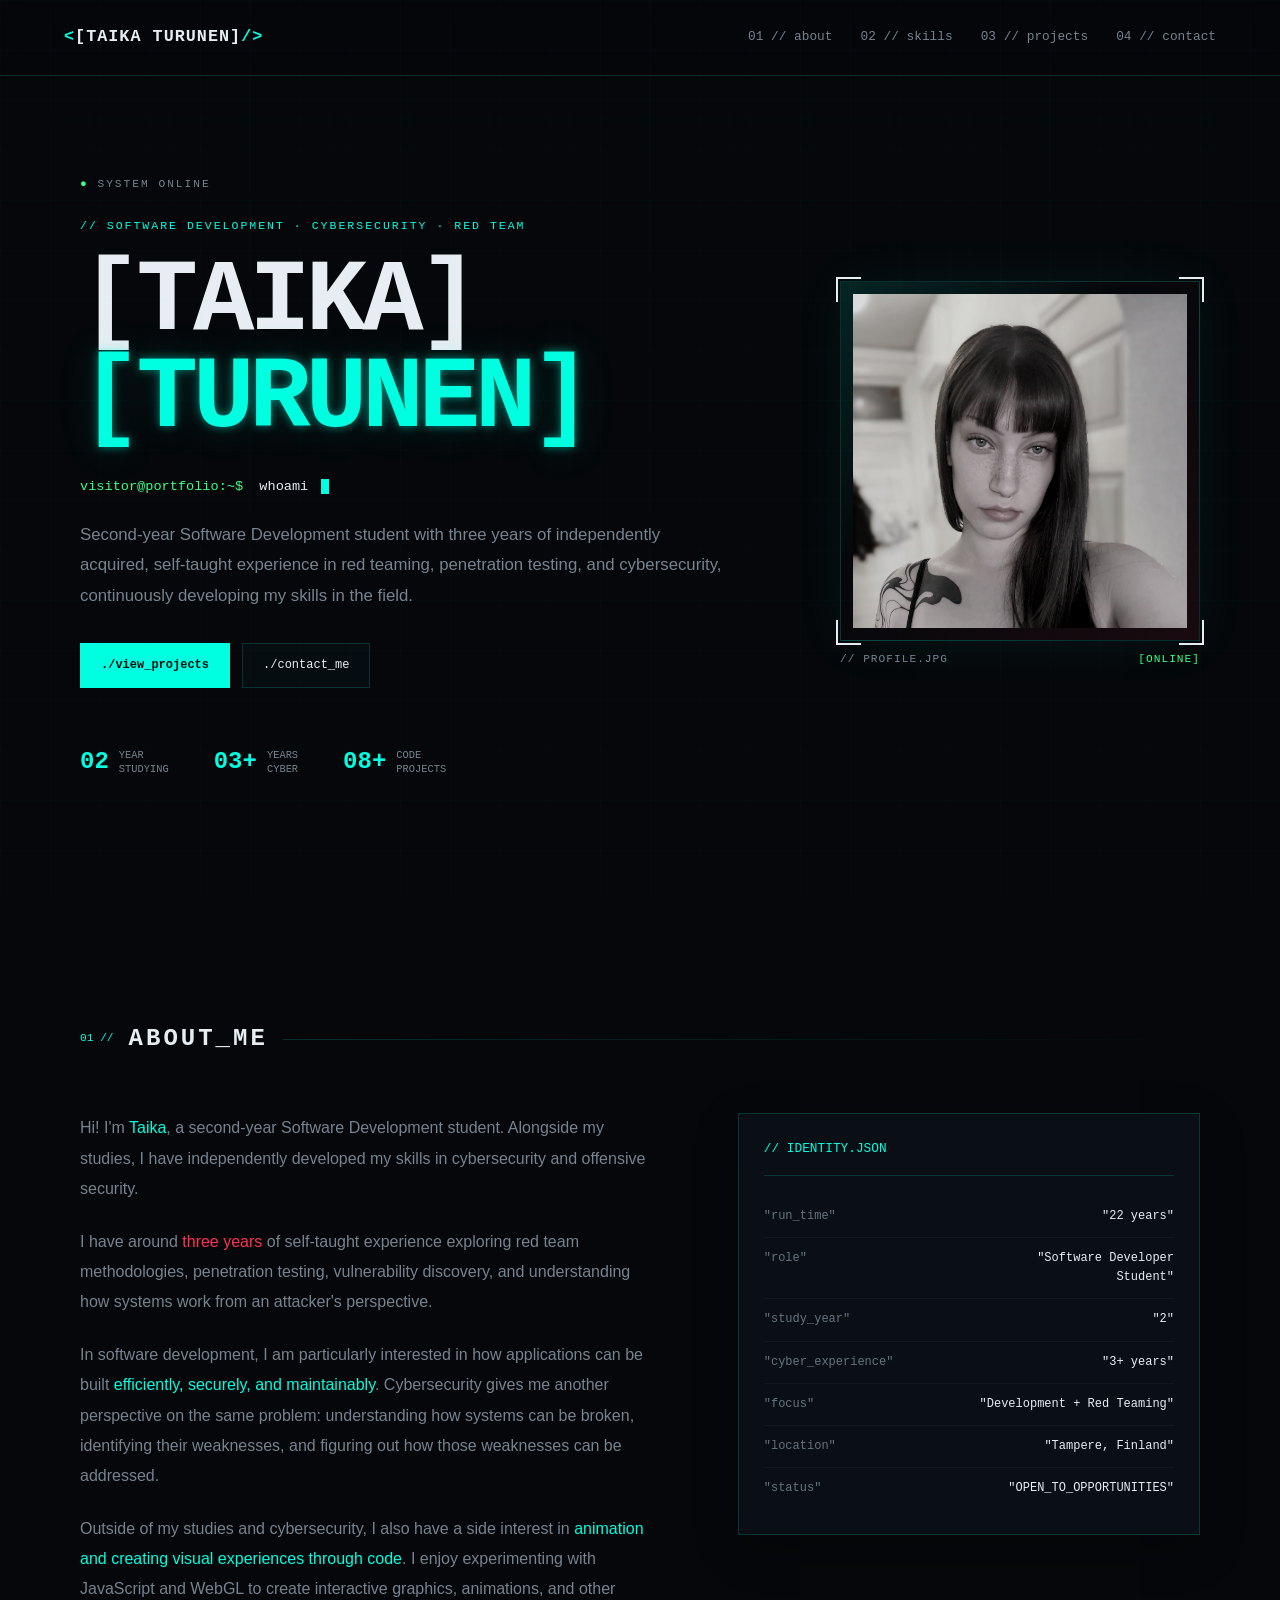
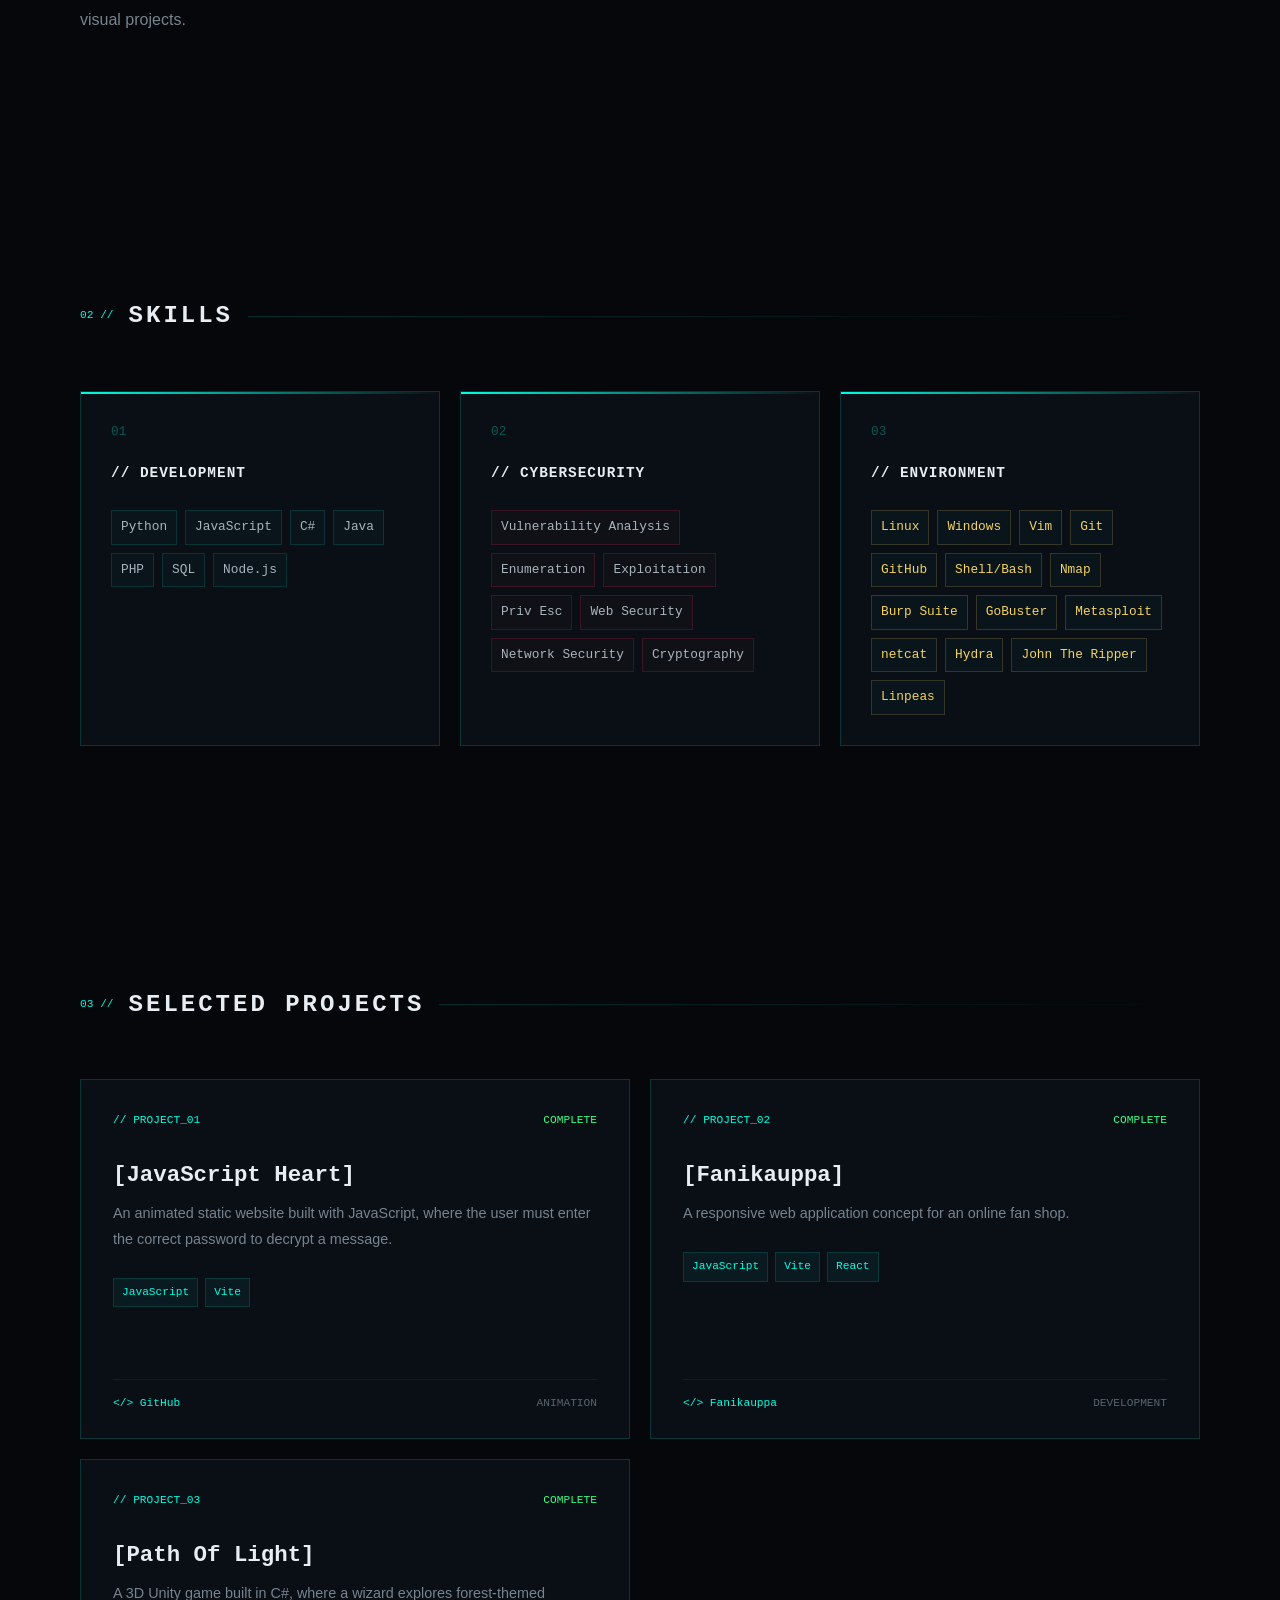
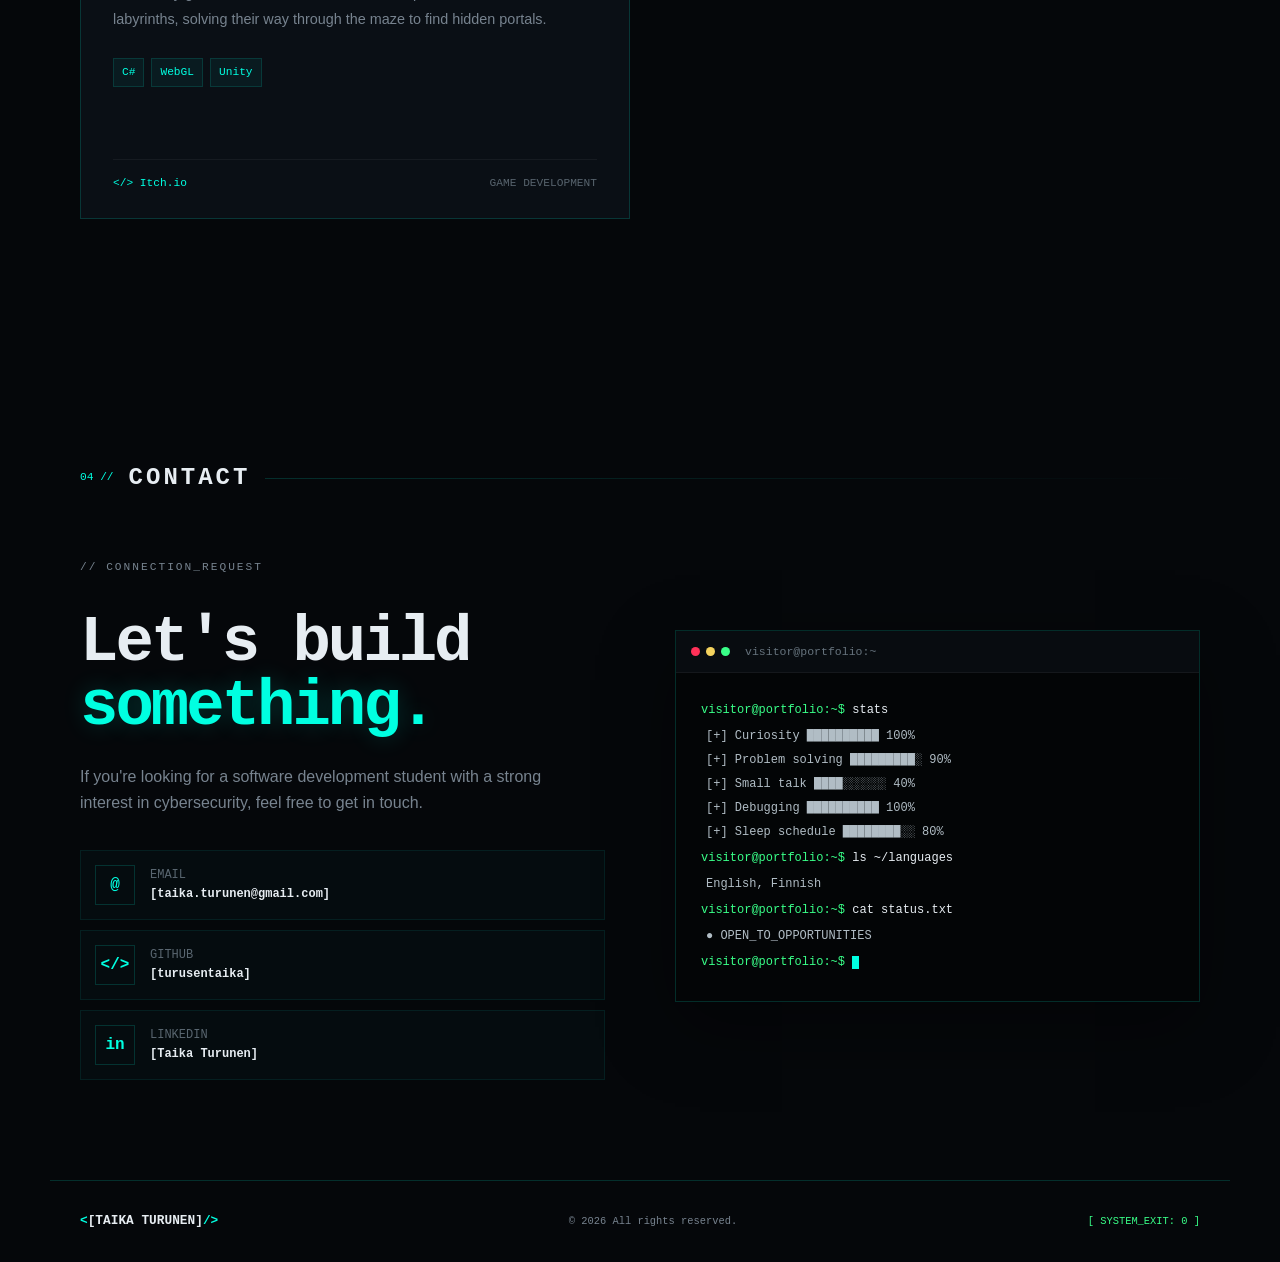
<file: index.html>
<!DOCTYPE html>
<html lang="fi">
<head>
    <meta charset="UTF-8">
    <meta name="viewport" content="width=device-width, initial-scale=1.0">

    <meta name="description" content="Junior software developer and cyber security enthustiastic.">
    <meta name="author" content="Taika Turunen">

    <title>TAIKA TURUNEN // Portfolio</title>

    <link rel="stylesheet" href="style.css">
    <link rel="icon" type="image/png" href="/favicon-96x96.png" sizes="96x96" />
    <link rel="icon" type="image/svg+xml" href="/favicon.svg" />
    <link rel="shortcut icon" href="/favicon.ico" />
    <link rel="apple-touch-icon" sizes="180x180" href="/apple-touch-icon.png" />
    <link rel="manifest" href="/site.webmanifest" />
</head>

<body>

    <!-- =========================
         NAVIGATION
    ========================== -->
    <header class="navbar">
        <a href="#home" class="logo">
            <span class="accent">&lt;</span>[TAIKA TURUNEN]<span class="accent">/&gt;</span>
        </a>

        <nav>
            <a href="#about">01 // about</a>
            <a href="#skills">02 // skills</a>
            <a href="#projects">03 // projects</a>
            <a href="#contact">04 // contact</a>
        </nav>
    </header>


    <main>

        <!-- =========================
             HERO
        ========================== -->
        <section id="home" class="hero">

            <div class="hero-grid"></div>

            <div class="hero-content">

                <div class="terminal-label">
                    <span class="green">●</span>
                    SYSTEM ONLINE
                </div>

                <p class="hero-kicker">
                    // SOFTWARE DEVELOPMENT · CYBERSECURITY · RED TEAM
                </p>

                <h1>
                    [TAIKA]
                    <span>[TURUNEN]</span>
                </h1>

                <div class="terminal-line">
                    <span class="prompt">visitor@portfolio:~$</span>
                    <span class="command">whoami</span>
                    <span class="cursor"></span>
                </div>

                <p class="hero-description">
                    Second-year Software Development student with three years of independently acquired, 
                    self-taught experience in red teaming, penetration testing, and cybersecurity, 
                    continuously developing my skills in the field.
                </p>

                <div class="hero-buttons">
                    <a href="#projects" class="btn primary">
                        ./view_projects
                    </a>

                    <a href="#contact" class="btn">
                        ./contact_me
                    </a>
                </div>

                <div class="hero-stats">
                    <div class="stat">
                        <strong>02</strong>
                        <span>YEAR<br>STUDYING</span>
                    </div>

                    <div class="stat">
                        <strong>03+</strong>
                        <span>YEARS<br>CYBER</span>
                    </div>

                    <div class="stat">
                        <strong>08+</strong>
                        <span>CODE<br>PROJECTS</span>
                    </div>
                </div>

            </div>

            <!-- Profile image -->
            <div class="hero-image-wrapper">
                <div class="image-frame">
                    <div class="image-corner top-left"></div>
                    <div class="image-corner top-right"></div>
                    <div class="image-corner bottom-left"></div>
                    <div class="image-corner bottom-right"></div>

                    
                    <img
                        src="assets/pfp-picture.jpg"
                        alt="[TAIKA TURUNEN] – profiilikuva"
                        class="profile-image"
                    >
                </div>

                <div class="image-label">
                    <span>// PROFILE.JPG</span>
                    <span class="green">[ONLINE]</span>
                </div>
            </div>

        </section>


        <!-- =========================
             ABOUT
        ========================== -->
        <section id="about" class="section">

            <div class="section-heading">
                <span>01 //</span>
                <h2>ABOUT_ME</h2>
                <div class="line"></div>
            </div>

            <div class="about-grid">

                <div class="about-text">

                    <p>
                        Hi! I'm <span class="cyan">Taika</span>,
                        a second-year Software Development student.
                        Alongside my studies, I have independently developed
                        my skills in cybersecurity and offensive security.
                    </p>
                    
                    <p>
                        I have around <span class="red">three years</span> of
                        self-taught experience exploring red team methodologies,
                        penetration testing, vulnerability discovery, and
                        understanding how systems work from an attacker's perspective.
                    </p>
                    
                    <p>
                        In software development, I am particularly interested in
                        how applications can be built
                        <span class="cyan">efficiently, securely,
                        and maintainably</span>.
                        Cybersecurity gives me another perspective on the same
                        problem: understanding how systems can be broken,
                        identifying their weaknesses, and figuring out
                        how those weaknesses can be addressed.
                    </p>

                    <p>
                        Outside of my studies and cybersecurity, I also have a
                        side interest in <span class="cyan">animation and
                        creating visual experiences through code</span>.
                        I enjoy experimenting with JavaScript and WebGL to create
                        interactive graphics, animations, and other visual projects.
                    </p>
                    

                </div>


                <div class="identity-card">

                    <div class="card-header">
                        // IDENTITY.JSON
                    </div>

                    <div class="info-row">
                        <span class="key">"run_time"</span>
                        <span class="value">"22 years"</span>
                    </div>

                    <div class="info-row">
                        <span class="key">"role"</span>
                        <span class="value">"Software Developer Student"</span>
                    </div>

                    <div class="info-row">
                        <span class="key">"study_year"</span>
                        <span class="value">"2"</span>
                    </div>

                    <div class="info-row">
                        <span class="key">"cyber_experience"</span>
                        <span class="value">"3+ years"</span>
                    </div>

                    <div class="info-row">
                        <span class="key">"focus"</span>
                        <span class="value">"Development + Red Teaming"</span>
                    </div>

                    <div class="info-row">
                        <span class="key">"location"</span>
                        <span class="value">"Tampere, Finland"</span>
                    </div>

                    <div class="info-row">
                        <span class="key">"status"</span>
                        <span class="value green">"OPEN_TO_OPPORTUNITIES"</span>
                    </div>

                </div>

            </div>

        </section>


        <!-- =========================
             SKILLS
        ========================== -->
        <section id="skills" class="section">

            <div class="section-heading">
                <span>02 //</span>
                <h2>SKILLS</h2>
                <div class="line"></div>
            </div>

            <div class="skills-grid">

                <div class="skill-card">
                    <div class="skill-number">01</div>
                    <h3>// DEVELOPMENT</h3>

                    <div class="tags">
                        <span>Python</span>
                        <span>JavaScript</span>
                        <span>C#</span>
                        <span>Java</span>
                        <span>PHP</span>
                        <span>SQL</span>
                        <span>Node.js</span>
                    </div>
                </div>


                <div class="skill-card">
                    <div class="skill-number">02</div>
                    <h3>// CYBERSECURITY</h3>

                    <div class="tags red-tags">
                        <span>Vulnerability Analysis</span>
                        <span>Enumeration</span>
                        <span>Exploitation</span>
                        <span>Priv Esc</span>
                        <span>Web Security</span>
                        <span>Network Security</span>
                        <span>Cryptography</span>
                    </div>
                </div>


                <div class="skill-card">
                    <div class="skill-number">03</div>
                    <h3>// ENVIRONMENT</h3>

                    <div class="tags yellow-tags">
                        <span>Linux</span>
                        <span>Windows</span>
                        <span>Vim</span>
                        <span>Git</span>
                        <span>GitHub</span>
                        <span>Shell/Bash</span>
                        <span>Nmap</span>
                        <span>Burp Suite</span>
                        <span>GoBuster</span>
                        <span>Metasploit</span>
                        <span>netcat</span>
                        <span>Hydra</span>
                        <span>John The Ripper</span>
                        <span>Linpeas</span>
                    </div>
                </div>

            </div>

        </section>


        <!-- =========================
             PROJECTS
        ========================== -->
        <section id="projects" class="section">

            <div class="section-heading">
                <span>03 //</span>
                <h2>SELECTED PROJECTS</h2>
                <div class="line"></div>
            </div>

            <div class="projects-grid">

                <!-- PROJECT 01 -->
                <article class="project-card">

                    <div class="project-top">
                        <span class="project-id">// PROJECT_01</span>
                        <span class="project-status">COMPLETE</span>
                    </div>

                    <h3>[JavaScript Heart]</h3>

                    <p class="project-description">
                        An animated static website built with JavaScript, 
                        where the user must enter the correct password to decrypt a message.
                    </p>

                    <div class="project-tech">
                        <span>JavaScript</span>
                        <span>Vite</span>
                    </div>

                    <div class="project-footer">
                        <a href="https://turusentaika.github.io/Heart/" target="_blank" rel="noopener">
                            &lt;/&gt; GitHub
                        </a>

                        <span class="project-type">
                            ANIMATION
                        </span>
                    </div>

                </article>


                <!-- PROJECT 02 -->
                <article class="project-card">

                    <div class="project-top">
                        <span class="project-id">// PROJECT_02</span>
                        <span class="project-status">COMPLETE</span>
                    </div>

                    <h3>[Fanikauppa]</h3>

                    <p class="project-description">
                        A responsive web application concept for an online fan shop.
                    </p>

                    <div class="project-tech">
                        <span>JavaScript</span>
                        <span>Vite</span>
                        <span>React</span>
                    </div>

                    <div class="project-footer">
                        <a href="/portfolio/fanikauppa/index.html" target="_blank" rel="noopener">
                            &lt;/&gt; Fanikauppa
                        </a>

                        <span class="project-type">
                            DEVELOPMENT
                        </span>
                    </div>

                </article>


                <!-- PROJECT 03 -->
                <article class="project-card">

                    <div class="project-top">
                        <span class="project-id">// PROJECT_03</span>
                        <span class="project-status">COMPLETE</span>
                    </div>

                    <h3>[Path Of Light]</h3>

                    <p class="project-description">
                        A 3D Unity game built in C#, where a wizard explores forest-themed 
                        labyrinths, solving their way through the maze to find hidden portals.
                    </p>

                    <div class="project-tech">
                        <span>C#</span>
                        <span>WebGL</span>
                        <span>Unity</span>
                    </div>

                    <div class="project-footer">
                        <a href="https://turusentaika.itch.io/path-of-light" target="_blank" rel="noopener">
                            &lt;/&gt; Itch.io
                        </a>

                        <span class="project-type">
                            GAME DEVELOPMENT
                        </span>
                    </div>

                </article>

            </div>

        </section>


        <!-- =========================
             CONTACT
        ========================== -->
        <section id="contact" class="section contact-section">

            <div class="section-heading">
                <span>04 //</span>
                <h2>CONTACT</h2>
                <div class="line"></div>
            </div>


            <div class="contact-grid">

                <div class="contact-copy">

                    <span class="terminal-label">
                        // CONNECTION_REQUEST
                    </span>

                    <h2>
                        Let's build<br>
                        <span>something.</span>
                    </h2>

                    <p>
                        If you're looking for a software development student with a 
                        strong interest in cybersecurity, feel free to get in touch.
                    </p>

                    <div class="contact-links">

                        <a href="mailto:taika.turunen@gmail.com">
                            <span class="contact-icon">@</span>
                            <div>
                                <small>EMAIL</small>
                                <strong>[taika.turunen@gmail.com]</strong>
                            </div>
                        </a>

                        <a href="https://github.com/turusentaika" target="_blank" rel="noopener">
                            <span class="contact-icon">&lt;/&gt;</span>
                            <div>
                                <small>GITHUB</small>
                                <strong>[turusentaika]</strong>
                            </div>
                        </a>

                        <a href="https://www.linkedin.com/in/taika-turunen/" target="_blank" rel="noopener">
                            <span class="contact-icon">in</span>
                            <div>
                                <small>LINKEDIN</small>
                                <strong>[Taika Turunen]</strong>
                            </div>
                        </a>

                    </div>

                </div>


                <!-- Terminal -->
                <div class="terminal">

                    <div class="terminal-header">
                        <div class="terminal-dots">
                            <span class="dot red"></span>
                            <span class="dot yellow"></span>
                            <span class="dot green"></span>
                        </div>

                        <span>visitor@portfolio:~</span>
                    </div>

                    <div class="terminal-body">

                        <p>
                            <span class="terminal-prompt">
                                visitor@portfolio:~$
                            </span>
                            stats
                        </p>

                        <p class="output">
                            [+] Curiosity       ██████████ 100%
                            <br>

                            [+] Problem solving █████████░  90%
                            <br>

                            [+] Small talk      ████░░░░░░  40%
                            <br>

                            [+] Debugging       ██████████ 100%
                            <br>

                            [+] Sleep schedule  ████████░░  80%
 
                        </p>

                        <p>
                            <span class="terminal-prompt">
                                visitor@portfolio:~$
                            </span>
                            ls ~/languages
                        </p>

                        <p class="output">
                            English, Finnish
                        </p>

                        <p>
                            <span class="terminal-prompt">
                                visitor@portfolio:~$
                            </span>
                            cat status.txt
                        </p>

                        <p class="output green">
                            ● OPEN_TO_OPPORTUNITIES
                        </p>

                        <p>
                            <span class="terminal-prompt">
                                visitor@portfolio:~$
                            </span>
                            <span class="terminal-cursor"></span>
                        </p>

                    </div>

                </div>

            </div>

        </section>

    </main>


    <!-- =========================
         FOOTER
    ========================== -->
    <footer>

        <div class="footer-logo">
            <span class="accent">&lt;</span>[TAIKA TURUNEN]<span class="accent">/&gt;</span>
        </div>

        <p class="copyright">
            © 2026 All rights reserved.
        </p>

        <span class="footer-status">
            [ SYSTEM_EXIT: 0 ]
        </span>

    </footer>

</body>
</html>
</file>
<file: style.css>
/* ============================================================
   [ROOT]
============================================================ */

:root {
    --bg: #05070a;
    --bg-light: #080c11;
    --panel: #0a0f15;
    --panel-hover: #0d141c;

    --cyan: #00ffe1;
    --cyan-dark: #00a994;
    --red: #ff3158;
    --yellow: #f4d35e;
    --green: #39ff88;

    --text: #e7edf2;
    --muted: #77838f;
    --border: rgba(0, 255, 225, 0.16);

    --mono: "Courier New", Courier, monospace;
    --sans: Arial, Helvetica, sans-serif;

    --max-width: 1180px;
}


/* ============================================================
   [RESET]
============================================================ */

* {
    margin: 0;
    padding: 0;
    box-sizing: border-box;
}

html {
    scroll-behavior: smooth;
}

body {
    background: var(--bg);
    color: var(--text);
    font-family: var(--sans);
    line-height: 1.6;
    overflow-x: hidden;
}

body::before {
    content: "";
    position: fixed;
    inset: 0;
    pointer-events: none;
    z-index: 999;

    background-image:
        linear-gradient(
            rgba(0, 255, 225, 0.015) 1px,
            transparent 1px
        ),
        linear-gradient(
            90deg,
            rgba(0, 255, 225, 0.015) 1px,
            transparent 1px
        );

    background-size: 50px 50px;
}

a {
    color: inherit;
    text-decoration: none;
}

::selection {
    background: var(--cyan);
    color: #000;
}


/* ============================================================
   [UTILITY]
============================================================ */

.accent,
.cyan {
    color: var(--cyan);
}

.red,
.red-tags span {
    color: var(--red);
}

.green {
    color: var(--green);
}

.yellow {
    color: var(--yellow);
}


/* ============================================================
   [NAVIGATION]
============================================================ */

.navbar {
    position: fixed;
    top: 0;
    left: 0;

    width: 100%;
    height: 76px;

    padding: 0 5%;

    display: flex;
    align-items: center;
    justify-content: space-between;

    background: rgba(5, 7, 10, 0.9);
    border-bottom: 1px solid var(--border);

    backdrop-filter: blur(12px);

    z-index: 100;
}

.logo {
    font-family: var(--mono);
    font-size: 1.05rem;
    font-weight: bold;
    letter-spacing: 1px;
}

.navbar nav {
    display: flex;
    gap: 28px;
}

.navbar nav a {
    font-family: var(--mono);
    font-size: 0.80rem;
    color: var(--muted);

    transition:
        color 0.2s ease,
        text-shadow 0.2s ease;
}

.navbar nav a:hover {
    color: var(--cyan);
    text-shadow: 0 0 12px rgba(0, 255, 225, 0.7);
}


/* ============================================================
   [HERO]
============================================================ */

.hero {
    min-height: 100vh;
    max-width: var(--max-width);

    margin: 0 auto;
    padding: 150px 30px 100px;

    position: relative;

    display: grid;
    grid-template-columns: 1.3fr 0.7fr;
    align-items: center;
    gap: 60px;
}

.hero-grid {
    position: absolute;
    inset: 0;

    opacity: 0.35;
    pointer-events: none;

    background-image:
        linear-gradient(
            90deg,
            transparent 49%,
            rgba(0, 255, 225, 0.08) 50%,
            transparent 51%
        ),
        linear-gradient(
            transparent 49%,
            rgba(0, 255, 225, 0.08) 50%,
            transparent 51%
        );

    background-size: 80px 80px;

    mask-image: linear-gradient(
        to bottom,
        black,
        transparent
    );
}

.hero-content {
    position: relative;
    z-index: 2;
}

.terminal-label {
    display: inline-block;

    margin-bottom: 24px;

    font-family: var(--mono);
    font-size: 0.7rem;
    letter-spacing: 2px;

    color: var(--muted);
}

.hero-kicker {
    font-family: var(--mono);
    font-size: 0.72rem;
    letter-spacing: 2px;

    color: var(--cyan);

    margin-bottom: 18px;
}

.hero h1 {
    font-family: var(--mono);
    font-size: clamp(3rem, 8vw, 6.8rem);
    line-height: 0.95;

    letter-spacing: -5px;

    margin-bottom: 28px;

    text-transform: uppercase;
}

.hero h1 span {
    display: block;
    color: var(--cyan);

    text-shadow:
        0 0 10px rgba(0, 255, 225, 0.5),
        0 0 40px rgba(0, 255, 225, 0.15);
}

.terminal-line {
    font-family: var(--mono);
    font-size: 0.85rem;

    margin-bottom: 22px;
}

.prompt {
    color: var(--green);
}

.command {
    color: var(--text);
    margin-left: 8px;
}

.cursor,
.terminal-cursor {
    display: inline-block;

    width: 8px;
    height: 15px;

    margin-left: 5px;

    background: var(--cyan);

    vertical-align: middle;

    animation: blink 1s steps(1) infinite;
}

.hero-description {
    max-width: 650px;

    color: var(--muted);

    font-size: 1.05rem;
    line-height: 1.8;

    margin-bottom: 32px;
}

.hero-buttons {
    display: flex;
    flex-wrap: wrap;
    gap: 12px;

    margin-bottom: 55px;
}

.btn {
    display: inline-block;

    padding: 12px 20px;

    border: 1px solid var(--border);

    font-family: var(--mono);
    font-size: 0.75rem;

    color: var(--text);

    background: rgba(0, 255, 225, 0.025);

    transition:
        background 0.2s ease,
        color 0.2s ease,
        box-shadow 0.2s ease,
        border-color 0.2s ease;
}

.btn:hover {
    color: var(--cyan);
    border-color: var(--cyan);

    box-shadow:
        0 0 20px rgba(0, 255, 225, 0.12);
}

.btn.primary {
    color: #00100d;
    background: var(--cyan);
    border-color: var(--cyan);
    font-weight: bold;
}

.btn.primary:hover {
    color: #00100d;

    box-shadow:
        0 0 25px rgba(0, 255, 225, 0.4);
}

.hero-stats {
    display: flex;
    gap: 45px;
}

.stat {
    display: flex;
    align-items: center;
    gap: 10px;
}

.stat strong {
    color: var(--cyan);

    font-family: var(--mono);
    font-size: 1.5rem;
}

.stat span {
    font-family: var(--mono);
    font-size: 0.65rem;
    line-height: 1.4;

    color: var(--muted);
}


/* ============================================================
   [PROFILE IMAGE]
============================================================ */

.hero-image-wrapper {
    justify-self: end;

    width: min(360px, 100%);

    position: relative;
}

.image-frame {
    position: relative;

    padding: 12px;

    background:
        linear-gradient(
            135deg,
            rgba(0, 255, 225, 0.12),
            transparent 40%,
            rgba(255, 49, 88, 0.08)
        );

    border: 1px solid var(--border);

    box-shadow:
        0 0 50px rgba(0, 255, 225, 0.06);
}

.profile-image {
    display: block;

    width: 100%;
    aspect-ratio: 1 / 1;

    object-fit: cover;

    filter:
        grayscale(80%)
        contrast(1.1)
        brightness(0.85);

    transition:
        filter 0.4s ease;
}

.image-frame:hover .profile-image {
    filter:
        grayscale(15%)
        contrast(1.05)
        brightness(1);
}

.image-corner {
    position: absolute;

    width: 25px;
    height: 25px;

    border-color: var(--cyan);
    z-index: 2;
}

.top-left {
    top: -5px;
    left: -5px;
    border-top: 2px solid;
    border-left: 2px solid;
}

.top-right {
    top: -5px;
    right: -5px;
    border-top: 2px solid;
    border-right: 2px solid;
}

.bottom-left {
    bottom: -5px;
    left: -5px;
    border-bottom: 2px solid;
    border-left: 2px solid;
}

.bottom-right {
    bottom: -5px;
    right: -5px;
    border-bottom: 2px solid;
    border-right: 2px solid;
}

.image-label {
    display: flex;
    justify-content: space-between;

    padding-top: 10px;

    font-family: var(--mono);
    font-size: 0.7rem;
    letter-spacing: 1px;

    color: var(--muted);
}


/* ============================================================
   [SECTIONS]
============================================================ */

.section {
    max-width: var(--max-width);

    margin: 0 auto;
    padding: 120px 30px;
}

.section-heading {
    display: flex;
    align-items: center;
    gap: 15px;

    margin-bottom: 55px;
}

.section-heading > span {
    font-family: var(--mono);
    font-size: 0.7rem;

    color: var(--cyan);
}

.section-heading h2 {
    font-family: var(--mono);
    font-size: 1.5rem;

    letter-spacing: 3px;
}

.section-heading .line {
    flex: 1;

    height: 1px;

    background:
        linear-gradient(
            90deg,
            var(--border),
            transparent
        );
}

.section-intro {
    margin-top: -30px;
    margin-bottom: 35px;

    font-family: var(--mono);
    font-size: 0.65rem;
    letter-spacing: 2px;

    color: var(--muted);
}


/* ============================================================
   [ABOUT]
============================================================ */

.about-grid {
    display: grid;
    grid-template-columns: 1fr 0.8fr;

    gap: 80px;
    align-items: start;
}

.about-text p {
    color: var(--muted);

    font-size: 1rem;
    line-height: 1.9;

    margin-bottom: 22px;
}

.identity-card {
    padding: 25px;

    background: var(--panel);
    border: 1px solid var(--border);

    box-shadow:
        0 15px 40px rgba(0, 0, 0, 0.25);
}

.card-header {
    margin-bottom: 20px;

    padding-bottom: 15px;

    border-bottom: 1px solid var(--border);

    color: var(--cyan);

    font-family: var(--mono);
    font-size: 0.8rem;
}

.info-row {
    display: grid;
    grid-template-columns: 1fr 1fr;

    gap: 15px;

    padding: 11px 0;

    border-bottom: 1px solid rgba(255, 255, 255, 0.04);

    font-family: var(--mono);
    font-size: 0.75rem;
}

.info-row:last-child {
    border-bottom: none;
}

.info-row .key {
    color: #66737e;
}

.info-row .key::before {
    content: "";
}

.info-row .value {
    color: var(--text);
    text-align: right;
}


/* ============================================================
   [SKILLS]
============================================================ */

.skills-grid {
    display: grid;
    grid-template-columns: repeat(3, 1fr);

    gap: 20px;
}

.skill-card {
    position: relative;

    padding: 30px;

    min-height: 240px;

    background: var(--panel);
    border: 1px solid var(--border);

    overflow: hidden;

    transition:
        transform 0.25s ease,
        border-color 0.25s ease,
        background 0.25s ease;
}

.skill-card::before {
    content: "";

    position: absolute;
    top: 0;
    left: 0;

    width: 100%;
    height: 2px;

    background:
        linear-gradient(
            90deg,
            var(--cyan),
            transparent
        );
}

.skill-card:hover {
    transform: translateY(-5px);

    border-color: rgba(0, 255, 225, 0.35);
    background: var(--panel-hover);
}

.skill-number {
    margin-bottom: 20px;

    color: rgba(0, 255, 225, 0.3);

    font-family: var(--mono);
    font-size: 0.8rem;
}

.skill-card h3 {
    margin-bottom: 25px;

    font-family: var(--mono);
    font-size: 0.9rem;

    letter-spacing: 1px;
}

.tags {
    display: flex;
    flex-wrap: wrap;
    gap: 8px;
}

.tags span {
    padding: 6px 9px;

    border: 1px solid rgba(0, 255, 225, 0.13);

    background: rgba(0, 255, 225, 0.025);

    font-family: var(--mono);
    font-size: 0.80rem;

    color: #a8b4bc;
}

.red-tags span {
    border-color: rgba(255, 49, 88, 0.18);
    background: rgba(255, 49, 88, 0.025);
}

.yellow-tags span {
    color: var(--yellow);
    border-color: rgba(244, 211, 94, 0.18);
}


/* ============================================================
   [PROJECTS]
============================================================ */

.projects-grid {
    display: grid;
    grid-template-columns: repeat(2, 1fr);

    gap: 20px;
}

.project-card {
    position: relative;

    padding: 32px;

    min-height: 360px;

    background: var(--panel);

    border: 1px solid var(--border);

    transition:
        transform 0.25s ease,
        border-color 0.25s ease,
        box-shadow 0.25s ease;
}

.project-card:hover {
    transform: translateY(-5px);

    border-color: rgba(0, 255, 225, 0.35);

    box-shadow:
        0 20px 50px rgba(0, 0, 0, 0.3);
}

.project-card.featured {
    border-color: rgba(0, 255, 225, 0.3);
}

.project-card.featured::after {
    content: "FEATURED";

    position: absolute;

    top: 18px;
    right: -30px;

    padding: 4px 35px;

    background: var(--cyan);
    color: #00100d;

    font-family: var(--mono);
    font-size: 0.55rem;
    font-weight: bold;

    transform: rotate(45deg);
}

.project-top {
    display: flex;
    justify-content: space-between;

    margin-bottom: 28px;
}

.project-id {
    color: var(--cyan);

    font-family: var(--mono);
    font-size: 0.70rem;
}

.project-status {
    color: var(--green);

    font-family: var(--mono);
    font-size: 0.70rem;
}

.project-card h3 {
    margin-bottom: 7px;

    font-family: var(--mono);
    font-size: 1.4rem;

    color: var(--text);
}

.project-subtitle {
    margin-bottom: 22px;

    color: var(--cyan);

    font-family: var(--mono);
    font-size: 0.65rem;
}

.project-description {
    color: var(--muted);

    font-size: 0.9rem;
    line-height: 1.8;

    max-width: 650px;
}

.project-tech {
    display: flex;
    flex-wrap: wrap;
    gap: 7px;

    margin-top: 25px;
}

.project-tech span {
    padding: 5px 8px;

    color: var(--cyan);

    background: rgba(0, 255, 225, 0.05);

    border: 1px solid rgba(0, 255, 225, 0.13);

    font-family: var(--mono);
    font-size: 0.70rem;
}

.project-footer {
    position: absolute;

    left: 32px;
    right: 32px;
    bottom: 25px;

    display: flex;
    justify-content: space-between;
    align-items: center;

    padding-top: 15px;

    border-top: 1px solid rgba(255, 255, 255, 0.05);
}

.project-footer a {
    color: var(--cyan);

    font-family: var(--mono);
    font-size: 0.70rem;
}

.project-footer a:hover {
    text-shadow: 0 0 10px rgba(0, 255, 225, 0.6);
}

.project-type {
    color: #58646e;

    font-family: var(--mono);
    font-size: 0.70rem;
}


/* ============================================================
   [CONTACT]
============================================================ */

.contact-section {
    padding-bottom: 100px;
}

.contact-grid {
    display: grid;
    grid-template-columns: 1fr 1fr;

    gap: 70px;

    align-items: center;
}

.contact-copy h2 {
    margin: 10px 0 25px;

    font-family: var(--mono);
    font-size: clamp(2.5rem, 5vw, 4.5rem);

    line-height: 1;

    letter-spacing: -3px;
}

.contact-copy h2 span {
    color: var(--cyan);

    text-shadow:
        0 0 25px rgba(0, 255, 225, 0.2);
}

.contact-copy > p {
    max-width: 500px;

    color: var(--muted);

    margin-bottom: 35px;
}

.contact-links {
    display: flex;
    flex-direction: column;

    gap: 10px;
}

.contact-links a {
    display: flex;
    align-items: center;
    gap: 15px;

    padding: 14px;

    border: 1px solid rgba(0, 255, 225, 0.08);

    background: rgba(0, 255, 225, 0.02);

    transition:
        border-color 0.2s ease,
        background 0.2s ease;
}

.contact-links a:hover {
    border-color: rgba(0, 255, 225, 0.35);
    background: rgba(0, 255, 225, 0.05);
}

.contact-icon {
    width: 40px;
    height: 40px;

    display: grid;
    place-items: center;

    border: 1px solid var(--border);

    color: var(--cyan);

    font-family: var(--mono);
    font-weight: bold;
}

.contact-links small,
.contact-links strong {
    display: block;
}

.contact-links small {
    color: #596670;

    font-family: var(--mono);
    font-size: 0.75rem;
}

.contact-links strong {
    color: var(--text);

    font-family: var(--mono);
    font-size: 0.75rem;
}


/* ============================================================
   [TERMINAL]
============================================================ */

.terminal {
    background: #030506;

    border: 1px solid var(--border);

    box-shadow:
        0 25px 70px rgba(0, 0, 0, 0.4);
}

.terminal-header {
    height: 42px;

    padding: 0 15px;

    display: flex;
    align-items: center;
    gap: 15px;

    background: #080c10;

    border-bottom: 1px solid rgba(255, 255, 255, 0.05);

    color: #66737d;

    font-family: var(--mono);
    font-size: 0.72rem;
}

.terminal-dots {
    display: flex;
    gap: 6px;
}

.dot {
    width: 9px;
    height: 9px;

    border-radius: 50%;
}

.dot.red {
    background: var(--red);
}

.dot.yellow {
    background: var(--yellow);
}

.dot.green {
    background: var(--green);
}

.terminal-body {
    min-height: 300px;

    padding: 25px;

    font-family: var(--mono);
    font-size: 0.75rem;

    line-height: 2;
}

.terminal-body p {
    margin-bottom: 2px;
}

.terminal-prompt {
    color: var(--green);
}

.output {
    color: #b1bdc5;
    padding-left: 5px;
}

.terminal-cursor {
    width: 7px;
    height: 13px;

    margin-left: 0;
}


/* ============================================================
   [FOOTER]
============================================================ */

footer {
    max-width: var(--max-width);

    margin: 0 auto;

    padding: 30px;

    display: flex;
    align-items: center;
    justify-content: space-between;

    border-top: 1px solid var(--border);

    color: var(--muted);
}

.footer-logo {
    color: var(--text);

    font-family: var(--mono);
    font-size: 0.8rem;
    font-weight: bold;
}

footer p,
.footer-status {
    font-family: var(--mono);
    font-size: 0.65rem;
}

.footer-status {
    color: var(--green);
}


/* ============================================================
   [ANIMATIONS]
============================================================ */

@keyframes blink {
    0%,
    45% {
        opacity: 1;
    }

    46%,
    100% {
        opacity: 0;
    }
}


/* ============================================================
   [RESPONSIVE]
============================================================ */

@media (max-width: 900px) {

    .navbar {
        height: 65px;
    }

    .navbar nav {
        gap: 14px;
    }

    .navbar nav a {
        font-size: 0.6rem;
    }

    .hero {
        grid-template-columns: 1fr;

        padding-top: 120px;
    }

    .hero-image-wrapper {
        justify-self: start;

        width: min(300px, 80%);
    }

    .about-grid,
    .contact-grid {
        grid-template-columns: 1fr;

        gap: 45px;
    }

    .skills-grid {
        grid-template-columns: 1fr;
    }

    .projects-grid {
        grid-template-columns: 1fr;
    }

    .project-card {
        min-height: 370px;
    }
}


@media (max-width: 600px) {

    .navbar {
        padding: 0 20px;
    }

    .navbar nav {
        display: none;
    }

    .hero,
    .section {
        padding-left: 20px;
        padding-right: 20px;
    }

    .hero h1 {
        font-size: 3.2rem;

        letter-spacing: -3px;
    }

    .hero-description {
        font-size: 0.9rem;
    }

    .hero-stats {
        gap: 20px;
    }

    .stat {
        gap: 6px;
    }

    .stat strong {
        font-size: 1.1rem;
    }

    .stat span {
        font-size: 0.5rem;
    }

    .section {
        padding-top: 80px;
        padding-bottom: 80px;
    }

    .section-heading {
        margin-bottom: 35px;
    }

    .section-heading h2 {
        font-size: 1.1rem;
    }

    .project-card {
        padding: 24px;
        min-height: 400px;
    }

    .project-footer {
        left: 24px;
        right: 24px;
    }

    .contact-copy h2 {
        font-size: 2.8rem;
    }

    footer {
        flex-direction: column;
        gap: 12px;

        text-align: center;
    }
}
</file>
